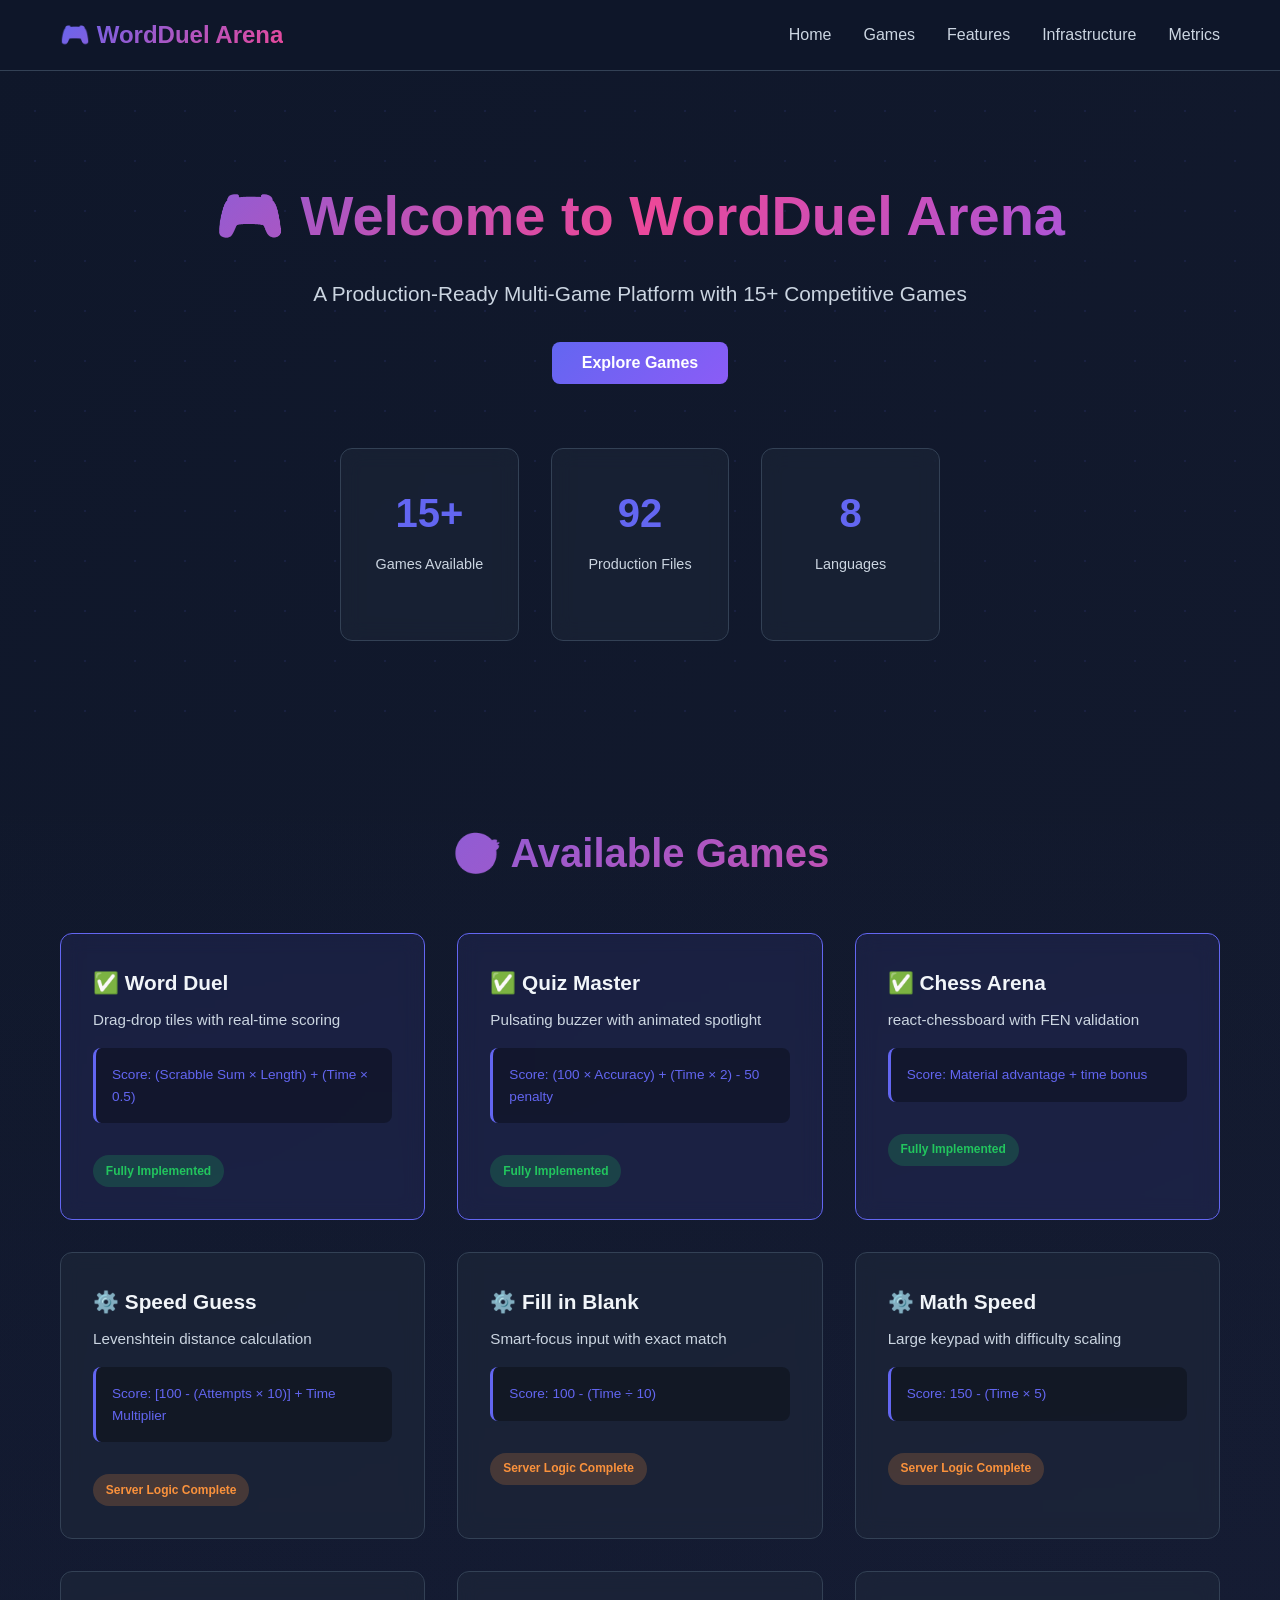
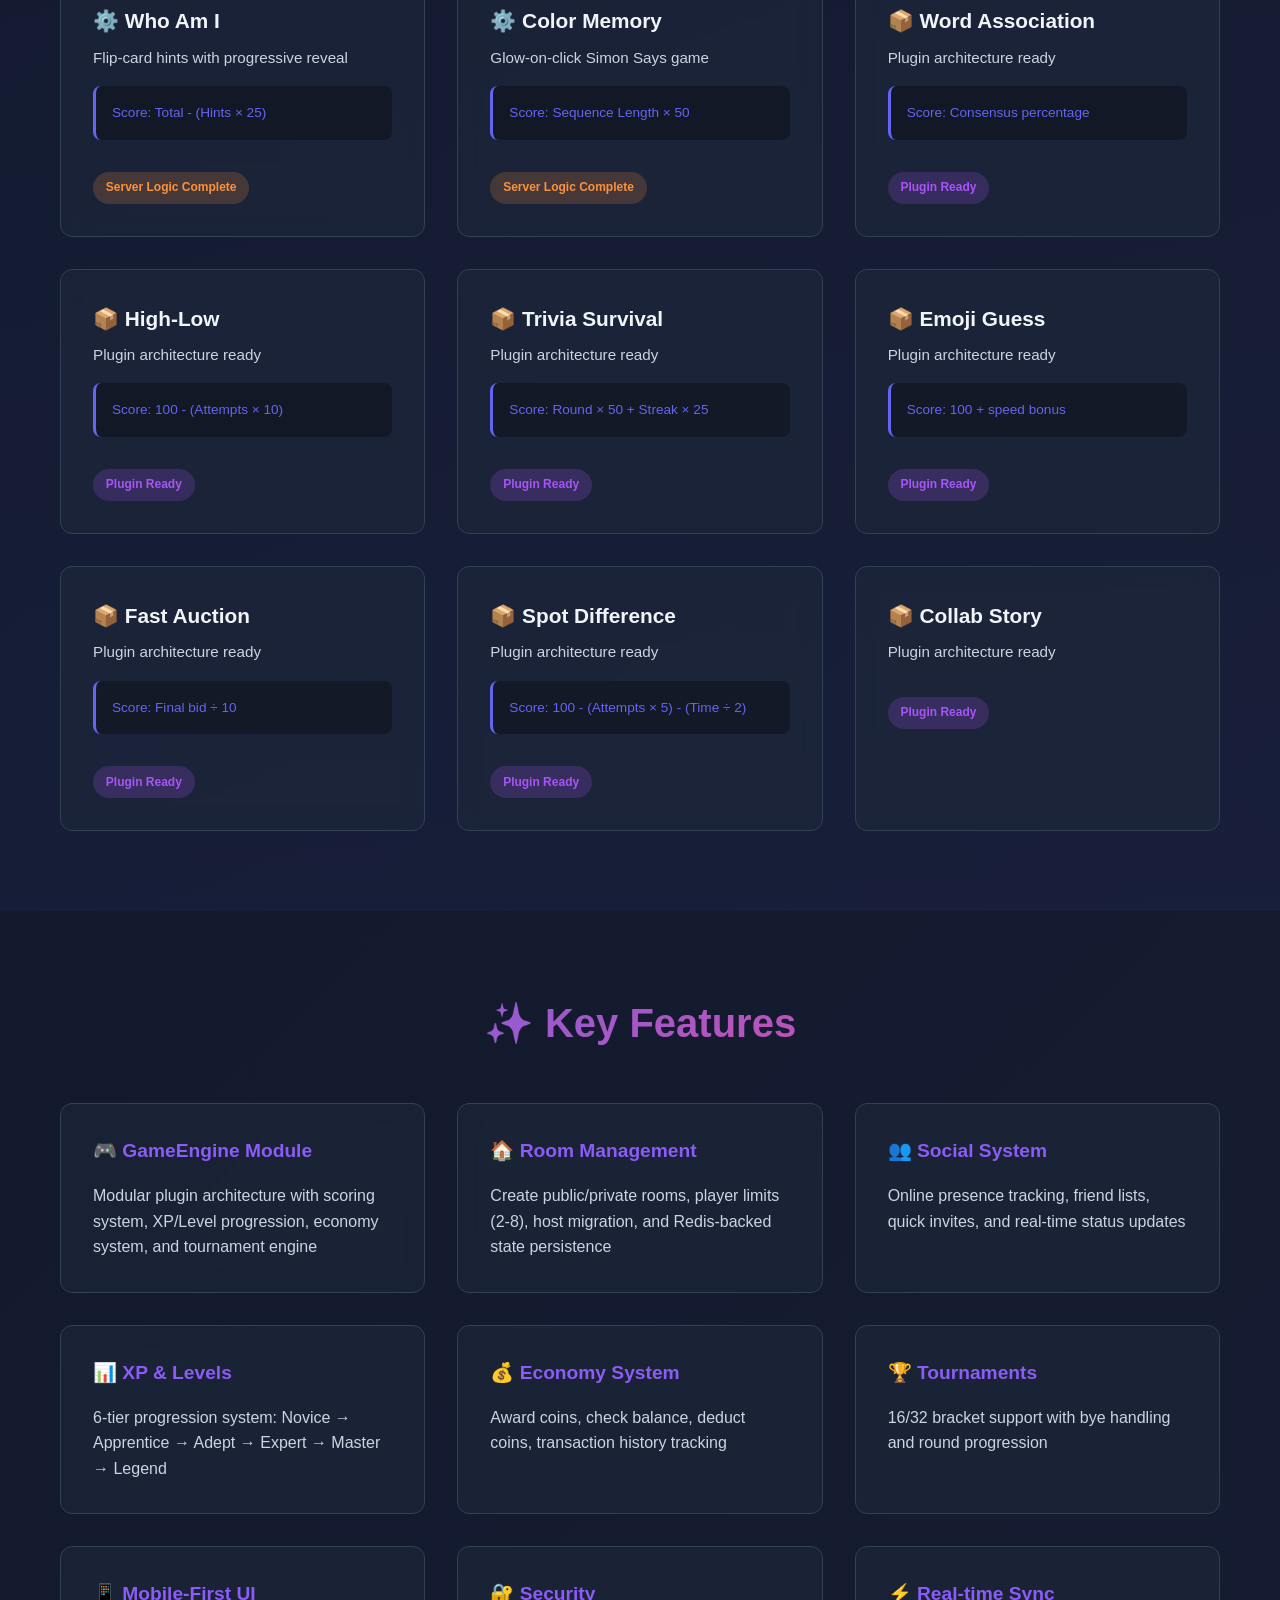
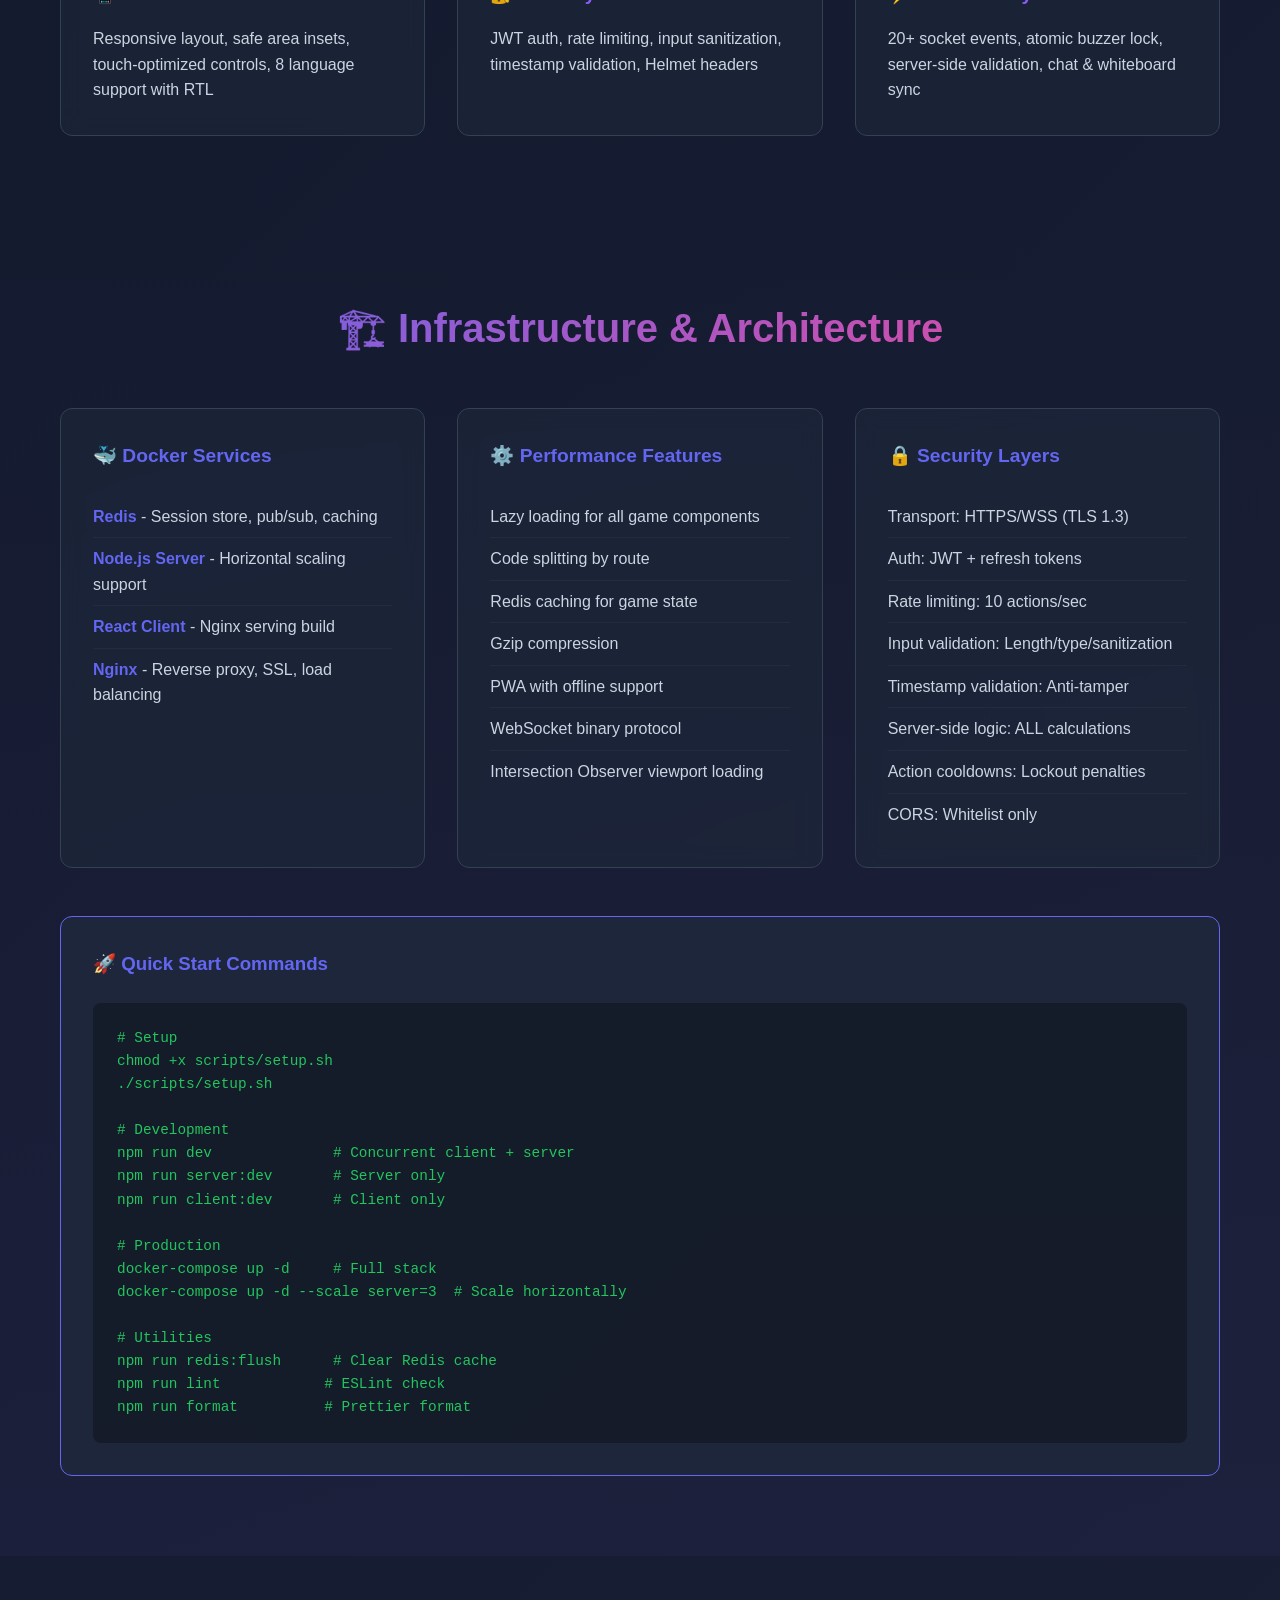
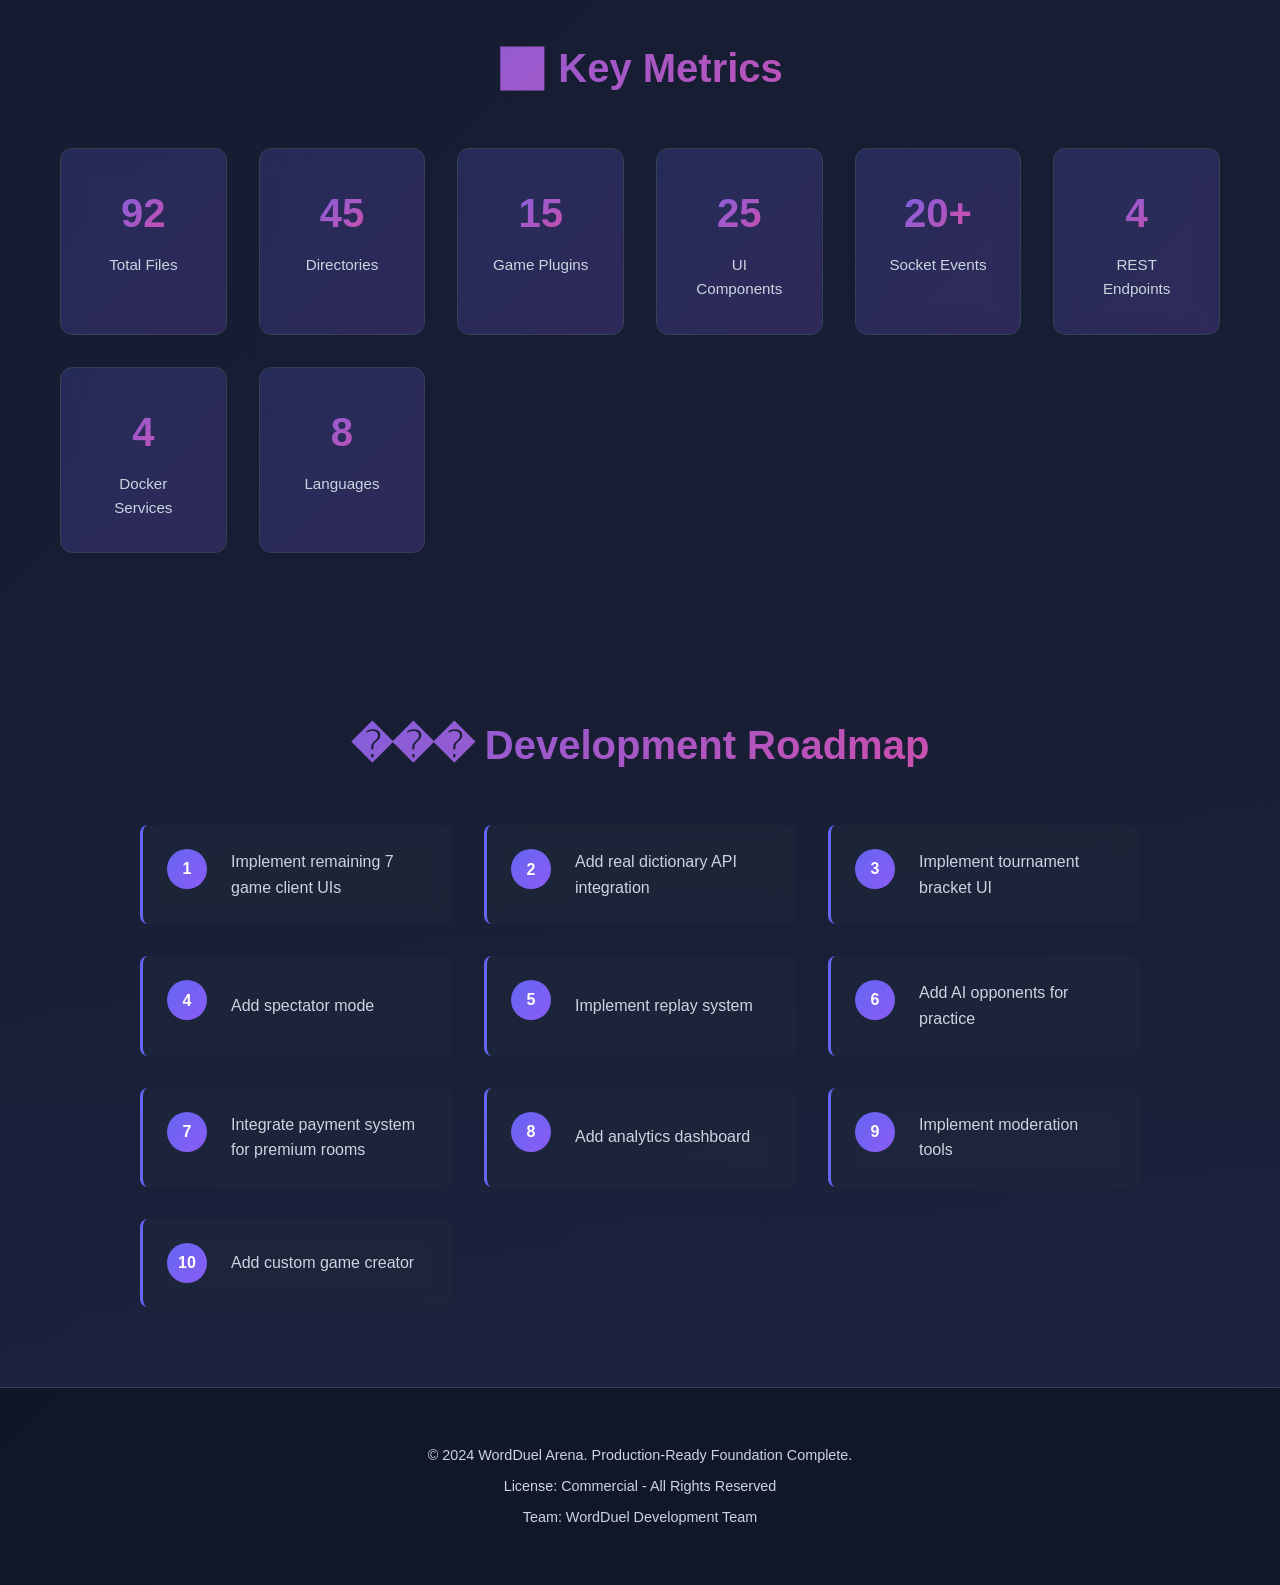
<file: index.html>
<!DOCTYPE html>
<html lang="en">
<head>
    <meta charset="UTF-8">
    <meta name="viewport" content="width=device-width, initial-scale=1.0">
    <title>WordDuel Arena - Multi-Game Platform</title>
    <link rel="stylesheet" href="styles.css">
</head>
<body>
    <!-- Navigation -->
    <nav class="navbar">
        <div class="container">
            <div class="nav-brand">🎮 WordDuel Arena</div>
            <ul class="nav-menu">
                <li><a href="#home">Home</a></li>
                <li><a href="#games">Games</a></li>
                <li><a href="#features">Features</a></li>
                <li><a href="#infrastructure">Infrastructure</a></li>
                <li><a href="#metrics">Metrics</a></li>
            </ul>
        </div>
    </nav>

    <!-- Hero Section -->
    <section id="home" class="hero">
        <div class="hero-content">
            <h1>🎮 Welcome to WordDuel Arena</h1>
            <p>A Production-Ready Multi-Game Platform with 15+ Competitive Games</p>
            <button class="btn btn-primary" onclick="scrollTo('games')">Explore Games</button>
        </div>
        <div class="hero-stats">
            <div class="stat-card">
                <h3>15+</h3>
                <p>Games Available</p>
            </div>
            <div class="stat-card">
                <h3>92</h3>
                <p>Production Files</p>
            </div>
            <div class="stat-card">
                <h3>8</h3>
                <p>Languages</p>
            </div>
        </div>
    </section>

    <!-- Games Section -->
    <section id="games" class="games">
        <div class="container">
            <h2>🎯 Available Games</h2>
            
            <div class="games-grid">
                <!-- Fully Implemented -->
                <div class="game-card featured">
                    <h3>✅ Word Duel</h3>
                    <p>Drag-drop tiles with real-time scoring</p>
                    <div class="game-score">Score: (Scrabble Sum × Length) + (Time × 0.5)</div>
                    <span class="badge complete">Fully Implemented</span>
                </div>

                <div class="game-card featured">
                    <h3>✅ Quiz Master</h3>
                    <p>Pulsating buzzer with animated spotlight</p>
                    <div class="game-score">Score: (100 × Accuracy) + (Time × 2) - 50 penalty</div>
                    <span class="badge complete">Fully Implemented</span>
                </div>

                <div class="game-card featured">
                    <h3>✅ Chess Arena</h3>
                    <p>react-chessboard with FEN validation</p>
                    <div class="game-score">Score: Material advantage + time bonus</div>
                    <span class="badge complete">Fully Implemented</span>
                </div>

                <!-- Server Logic Complete -->
                <div class="game-card">
                    <h3>⚙️ Speed Guess</h3>
                    <p>Levenshtein distance calculation</p>
                    <div class="game-score">Score: [100 - (Attempts × 10)] + Time Multiplier</div>
                    <span class="badge partial">Server Logic Complete</span>
                </div>

                <div class="game-card">
                    <h3>⚙️ Fill in Blank</h3>
                    <p>Smart-focus input with exact match</p>
                    <div class="game-score">Score: 100 - (Time ÷ 10)</div>
                    <span class="badge partial">Server Logic Complete</span>
                </div>

                <div class="game-card">
                    <h3>⚙️ Math Speed</h3>
                    <p>Large keypad with difficulty scaling</p>
                    <div class="game-score">Score: 150 - (Time × 5)</div>
                    <span class="badge partial">Server Logic Complete</span>
                </div>

                <div class="game-card">
                    <h3>⚙️ Who Am I</h3>
                    <p>Flip-card hints with progressive reveal</p>
                    <div class="game-score">Score: Total - (Hints × 25)</div>
                    <span class="badge partial">Server Logic Complete</span>
                </div>

                <div class="game-card">
                    <h3>⚙️ Color Memory</h3>
                    <p>Glow-on-click Simon Says game</p>
                    <div class="game-score">Score: Sequence Length × 50</div>
                    <span class="badge partial">Server Logic Complete</span>
                </div>

                <!-- Plugin Architecture Ready -->
                <div class="game-card stub">
                    <h3>📦 Word Association</h3>
                    <p>Plugin architecture ready</p>
                    <div class="game-score">Score: Consensus percentage</div>
                    <span class="badge plugin">Plugin Ready</span>
                </div>

                <div class="game-card stub">
                    <h3>📦 High-Low</h3>
                    <p>Plugin architecture ready</p>
                    <div class="game-score">Score: 100 - (Attempts × 10)</div>
                    <span class="badge plugin">Plugin Ready</span>
                </div>

                <div class="game-card stub">
                    <h3>📦 Trivia Survival</h3>
                    <p>Plugin architecture ready</p>
                    <div class="game-score">Score: Round × 50 + Streak × 25</div>
                    <span class="badge plugin">Plugin Ready</span>
                </div>

                <div class="game-card stub">
                    <h3>📦 Emoji Guess</h3>
                    <p>Plugin architecture ready</p>
                    <div class="game-score">Score: 100 + speed bonus</div>
                    <span class="badge plugin">Plugin Ready</span>
                </div>

                <div class="game-card stub">
                    <h3>📦 Fast Auction</h3>
                    <p>Plugin architecture ready</p>
                    <div class="game-score">Score: Final bid ÷ 10</div>
                    <span class="badge plugin">Plugin Ready</span>
                </div>

                <div class="game-card stub">
                    <h3>📦 Spot Difference</h3>
                    <p>Plugin architecture ready</p>
                    <div class="game-score">Score: 100 - (Attempts × 5) - (Time ÷ 2)</div>
                    <span class="badge plugin">Plugin Ready</span>
                </div>

                <div class="game-card stub">
                    <h3>📦 Collab Story</h3>
                    <p>Plugin architecture ready</p>
                    <span class="badge plugin">Plugin Ready</span>
                </div>
            </div>
        </div>
    </section>

    <!-- Features Section -->
    <section id="features" class="features">
        <div class="container">
            <h2>✨ Key Features</h2>
            
            <div class="features-grid">
                <div class="feature">
                    <h3>🎮 GameEngine Module</h3>
                    <p>Modular plugin architecture with scoring system, XP/Level progression, economy system, and tournament engine</p>
                </div>

                <div class="feature">
                    <h3>🏠 Room Management</h3>
                    <p>Create public/private rooms, player limits (2-8), host migration, and Redis-backed state persistence</p>
                </div>

                <div class="feature">
                    <h3>👥 Social System</h3>
                    <p>Online presence tracking, friend lists, quick invites, and real-time status updates</p>
                </div>

                <div class="feature">
                    <h3>📊 XP & Levels</h3>
                    <p>6-tier progression system: Novice → Apprentice → Adept → Expert → Master → Legend</p>
                </div>

                <div class="feature">
                    <h3>💰 Economy System</h3>
                    <p>Award coins, check balance, deduct coins, transaction history tracking</p>
                </div>

                <div class="feature">
                    <h3>🏆 Tournaments</h3>
                    <p>16/32 bracket support with bye handling and round progression</p>
                </div>

                <div class="feature">
                    <h3>📱 Mobile-First UI</h3>
                    <p>Responsive layout, safe area insets, touch-optimized controls, 8 language support with RTL</p>
                </div>

                <div class="feature">
                    <h3>🔐 Security</h3>
                    <p>JWT auth, rate limiting, input sanitization, timestamp validation, Helmet headers</p>
                </div>

                <div class="feature">
                    <h3>⚡ Real-time Sync</h3>
                    <p>20+ socket events, atomic buzzer lock, server-side validation, chat & whiteboard sync</p>
                </div>
            </div>
        </div>
    </section>

    <!-- Infrastructure Section -->
    <section id="infrastructure" class="infrastructure">
        <div class="container">
            <h2>🏗️ Infrastructure & Architecture</h2>
            
            <div class="tech-stack">
                <div class="tech-category">
                    <h3>🐳 Docker Services</h3>
                    <ul>
                        <li><strong>Redis</strong> - Session store, pub/sub, caching</li>
                        <li><strong>Node.js Server</strong> - Horizontal scaling support</li>
                        <li><strong>React Client</strong> - Nginx serving build</li>
                        <li><strong>Nginx</strong> - Reverse proxy, SSL, load balancing</li>
                    </ul>
                </div>

                <div class="tech-category">
                    <h3>⚙️ Performance Features</h3>
                    <ul>
                        <li>Lazy loading for all game components</li>
                        <li>Code splitting by route</li>
                        <li>Redis caching for game state</li>
                        <li>Gzip compression</li>
                        <li>PWA with offline support</li>
                        <li>WebSocket binary protocol</li>
                        <li>Intersection Observer viewport loading</li>
                    </ul>
                </div>

                <div class="tech-category">
                    <h3>🔒 Security Layers</h3>
                    <ul>
                        <li>Transport: HTTPS/WSS (TLS 1.3)</li>
                        <li>Auth: JWT + refresh tokens</li>
                        <li>Rate limiting: 10 actions/sec</li>
                        <li>Input validation: Length/type/sanitization</li>
                        <li>Timestamp validation: Anti-tamper</li>
                        <li>Server-side logic: ALL calculations</li>
                        <li>Action cooldowns: Lockout penalties</li>
                        <li>CORS: Whitelist only</li>
                    </ul>
                </div>
            </div>

            <div class="commands">
                <h3>🚀 Quick Start Commands</h3>
                <pre><code># Setup
chmod +x scripts/setup.sh
./scripts/setup.sh

# Development
npm run dev              # Concurrent client + server
npm run server:dev       # Server only
npm run client:dev       # Client only

# Production
docker-compose up -d     # Full stack
docker-compose up -d --scale server=3  # Scale horizontally

# Utilities
npm run redis:flush      # Clear Redis cache
npm run lint            # ESLint check
npm run format          # Prettier format</code></pre>
            </div>
        </div>
    </section>

    <!-- Metrics Section -->
    <section id="metrics" class="metrics">
        <div class="container">
            <h2>📊 Key Metrics</h2>
            
            <div class="metrics-grid">
                <div class="metric">
                    <div class="metric-number">92</div>
                    <p>Total Files</p>
                </div>
                <div class="metric">
                    <div class="metric-number">45</div>
                    <p>Directories</p>
                </div>
                <div class="metric">
                    <div class="metric-number">15</div>
                    <p>Game Plugins</p>
                </div>
                <div class="metric">
                    <div class="metric-number">25</div>
                    <p>UI Components</p>
                </div>
                <div class="metric">
                    <div class="metric-number">20+</div>
                    <p>Socket Events</p>
                </div>
                <div class="metric">
                    <div class="metric-number">4</div>
                    <p>REST Endpoints</p>
                </div>
                <div class="metric">
                    <div class="metric-number">4</div>
                    <p>Docker Services</p>
                </div>
                <div class="metric">
                    <div class="metric-number">8</div>
                    <p>Languages</p>
                </div>
            </div>
        </div>
    </section>

    <!-- Next Steps Section -->
    <section id="roadmap" class="roadmap">
        <div class="container">
            <h2>��� Development Roadmap</h2>
            
            <div class="roadmap-list">
                <div class="roadmap-item">
                    <span class="number">1</span>
                    <p>Implement remaining 7 game client UIs</p>
                </div>
                <div class="roadmap-item">
                    <span class="number">2</span>
                    <p>Add real dictionary API integration</p>
                </div>
                <div class="roadmap-item">
                    <span class="number">3</span>
                    <p>Implement tournament bracket UI</p>
                </div>
                <div class="roadmap-item">
                    <span class="number">4</span>
                    <p>Add spectator mode</p>
                </div>
                <div class="roadmap-item">
                    <span class="number">5</span>
                    <p>Implement replay system</p>
                </div>
                <div class="roadmap-item">
                    <span class="number">6</span>
                    <p>Add AI opponents for practice</p>
                </div>
                <div class="roadmap-item">
                    <span class="number">7</span>
                    <p>Integrate payment system for premium rooms</p>
                </div>
                <div class="roadmap-item">
                    <span class="number">8</span>
                    <p>Add analytics dashboard</p>
                </div>
                <div class="roadmap-item">
                    <span class="number">9</span>
                    <p>Implement moderation tools</p>
                </div>
                <div class="roadmap-item">
                    <span class="number">10</span>
                    <p>Add custom game creator</p>
                </div>
            </div>
        </div>
    </section>

    <!-- Footer -->
    <footer class="footer">
        <div class="container">
            <p>&copy; 2024 WordDuel Arena. Production-Ready Foundation Complete.</p>
            <p>License: Commercial - All Rights Reserved</p>
            <p>Team: WordDuel Development Team</p>
        </div>
    </footer>

    <script src="script.js"></script>
</body>
</html>
</file>
<file: styles.css>
* {
    margin: 0;
    padding: 0;
    box-sizing: border-box;
}

:root {
    --primary-color: #6366f1;
    --secondary-color: #8b5cf6;
    --accent-color: #ec4899;
    --dark-bg: #0f172a;
    --light-bg: #f8fafc;
    --card-bg: #1e293b;
    --text-primary: #f1f5f9;
    --text-secondary: #cbd5e1;
    --border-color: #334155;
    --shadow: 0 10px 30px rgba(0, 0, 0, 0.3);
}

html {
    scroll-behavior: smooth;
}

body {
    font-family: 'Segoe UI', Tahoma, Geneva, Verdana, sans-serif;
    background: linear-gradient(135deg, var(--dark-bg) 0%, #1a1f35 100%);
    color: var(--text-primary);
    line-height: 1.6;
}

.container {
    max-width: 1200px;
    margin: 0 auto;
    padding: 0 20px;
}

/* Navbar */
.navbar {
    background: rgba(15, 23, 42, 0.95);
    backdrop-filter: blur(10px);
    border-bottom: 1px solid var(--border-color);
    position: sticky;
    top: 0;
    z-index: 100;
    padding: 1rem 0;
}

.navbar .container {
    display: flex;
    justify-content: space-between;
    align-items: center;
}

.nav-brand {
    font-size: 1.5rem;
    font-weight: bold;
    background: linear-gradient(135deg, var(--primary-color), var(--accent-color));
    -webkit-background-clip: text;
    -webkit-text-fill-color: transparent;
    background-clip: text;
}

.nav-menu {
    display: flex;
    list-style: none;
    gap: 2rem;
}

.nav-menu a {
    color: var(--text-secondary);
    text-decoration: none;
    transition: color 0.3s ease;
}

.nav-menu a:hover {
    color: var(--primary-color);
}

/* Hero Section */
.hero {
    padding: 100px 0;
    text-align: center;
    position: relative;
    overflow: hidden;
}

.hero::before {
    content: '';
    position: absolute;
    top: -50%;
    left: -50%;
    width: 200%;
    height: 200%;
    background: radial-gradient(circle, rgba(99, 102, 241, 0.1) 1px, transparent 1px);
    background-size: 50px 50px;
    animation: moveGrid 20s linear infinite;
}

@keyframes moveGrid {
    0% { transform: translate(0, 0); }
    100% { transform: translate(50px, 50px); }
}

.hero-content {
    position: relative;
    z-index: 1;
}

.hero h1 {
    font-size: 3.5rem;
    margin-bottom: 1rem;
    background: linear-gradient(135deg, #6366f1, #ec4899, #8b5cf6);
    -webkit-background-clip: text;
    -webkit-text-fill-color: transparent;
    background-clip: text;
    animation: fadeInDown 0.8s ease;
}

.hero p {
    font-size: 1.3rem;
    color: var(--text-secondary);
    margin-bottom: 2rem;
    animation: fadeInUp 0.8s ease 0.2s backwards;
}

.btn {
    padding: 12px 30px;
    border: none;
    border-radius: 8px;
    font-size: 1rem;
    cursor: pointer;
    transition: all 0.3s ease;
    font-weight: 600;
}

.btn-primary {
    background: linear-gradient(135deg, var(--primary-color), var(--secondary-color));
    color: white;
    animation: fadeInUp 0.8s ease 0.4s backwards;
}

.btn-primary:hover {
    transform: translateY(-3px);
    box-shadow: 0 15px 35px rgba(99, 102, 241, 0.4);
}

.hero-stats {
    display: grid;
    grid-template-columns: repeat(auto-fit, minmax(150px, 1fr));
    gap: 2rem;
    margin-top: 4rem;
    max-width: 600px;
    margin-left: auto;
    margin-right: auto;
}

.stat-card {
    background: rgba(30, 41, 59, 0.5);
    border: 1px solid var(--border-color);
    border-radius: 12px;
    padding: 2rem;
    backdrop-filter: blur(10px);
    animation: fadeInUp 0.8s ease;
}

.stat-card h3 {
    font-size: 2.5rem;
    color: var(--primary-color);
    margin-bottom: 0.5rem;
}

.stat-card p {
    color: var(--text-secondary);
    font-size: 0.9rem;
}

@keyframes fadeInDown {
    from {
        opacity: 0;
        transform: translateY(-20px);
    }
    to {
        opacity: 1;
        transform: translateY(0);
    }
}

@keyframes fadeInUp {
    from {
        opacity: 0;
        transform: translateY(20px);
    }
    to {
        opacity: 1;
        transform: translateY(0);
    }
}

/* Games Section */
.games {
    padding: 80px 0;
    background: linear-gradient(180deg, transparent, rgba(99, 102, 241, 0.05));
}

.games h2,
.features h2,
.infrastructure h2,
.metrics h2,
.roadmap h2 {
    font-size: 2.5rem;
    margin-bottom: 3rem;
    text-align: center;
    background: linear-gradient(135deg, var(--primary-color), var(--accent-color));
    -webkit-background-clip: text;
    -webkit-text-fill-color: transparent;
    background-clip: text;
}

.games-grid {
    display: grid;
    grid-template-columns: repeat(auto-fill, minmax(280px, 1fr));
    gap: 2rem;
}

.game-card {
    background: rgba(30, 41, 59, 0.6);
    border: 1px solid var(--border-color);
    border-radius: 12px;
    padding: 2rem;
    transition: all 0.3s ease;
    backdrop-filter: blur(10px);
    position: relative;
    overflow: hidden;
}

.game-card::before {
    content: '';
    position: absolute;
    top: 0;
    left: -100%;
    width: 100%;
    height: 100%;
    background: linear-gradient(90deg, transparent, rgba(255, 255, 255, 0.1), transparent);
    transition: left 0.5s ease;
}

.game-card:hover {
    border-color: var(--primary-color);
    transform: translateY(-10px);
    box-shadow: 0 20px 40px rgba(99, 102, 241, 0.2);
}

.game-card:hover::before {
    left: 100%;
}

.game-card.featured {
    border-color: var(--primary-color);
    background: rgba(99, 102, 241, 0.1);
}

.game-card h3 {
    font-size: 1.3rem;
    margin-bottom: 0.5rem;
    color: var(--text-primary);
}

.game-card p {
    color: var(--text-secondary);
    margin-bottom: 1rem;
    font-size: 0.95rem;
}

.game-score {
    background: rgba(0, 0, 0, 0.3);
    padding: 1rem;
    border-radius: 8px;
    margin: 1rem 0;
    font-size: 0.85rem;
    color: var(--primary-color);
    border-left: 3px solid var(--primary-color);
}

.badge {
    display: inline-block;
    padding: 0.4rem 0.8rem;
    border-radius: 20px;
    font-size: 0.75rem;
    font-weight: 600;
    margin-top: 1rem;
}

.badge.complete {
    background: rgba(34, 197, 94, 0.2);
    color: #22c55e;
}

.badge.partial {
    background: rgba(251, 146, 60, 0.2);
    color: #fb923c;
}

.badge.plugin {
    background: rgba(168, 85, 247, 0.2);
    color: #a855f7;
}

/* Features Section */
.features {
    padding: 80px 0;
}

.features-grid {
    display: grid;
    grid-template-columns: repeat(auto-fit, minmax(280px, 1fr));
    gap: 2rem;
}

.feature {
    background: rgba(30, 41, 59, 0.6);
    border: 1px solid var(--border-color);
    border-radius: 12px;
    padding: 2rem;
    backdrop-filter: blur(10px);
    transition: all 0.3s ease;
}

.feature:hover {
    border-color: var(--secondary-color);
    transform: translateY(-5px);
    box-shadow: 0 15px 35px rgba(139, 92, 246, 0.2);
}

.feature h3 {
    color: var(--secondary-color);
    margin-bottom: 1rem;
    font-size: 1.2rem;
}

.feature p {
    color: var(--text-secondary);
}

/* Infrastructure Section */
.infrastructure {
    padding: 80px 0;
    background: linear-gradient(180deg, transparent, rgba(139, 92, 246, 0.05));
}

.tech-stack {
    display: grid;
    grid-template-columns: repeat(auto-fit, minmax(300px, 1fr));
    gap: 2rem;
    margin-bottom: 3rem;
}

.tech-category {
    background: rgba(30, 41, 59, 0.6);
    border: 1px solid var(--border-color);
    border-radius: 12px;
    padding: 2rem;
    backdrop-filter: blur(10px);
}

.tech-category h3 {
    color: var(--primary-color);
    margin-bottom: 1.5rem;
    font-size: 1.2rem;
}

.tech-category ul {
    list-style: none;
}

.tech-category li {
    padding: 0.5rem 0;
    color: var(--text-secondary);
    border-bottom: 1px solid rgba(52, 65, 84, 0.3);
}

.tech-category li:last-child {
    border-bottom: none;
}

.tech-category strong {
    color: var(--primary-color);
}

.commands {
    background: rgba(30, 41, 59, 0.8);
    border: 1px solid var(--primary-color);
    border-radius: 12px;
    padding: 2rem;
    overflow-x: auto;
}

.commands h3 {
    color: var(--primary-color);
    margin-bottom: 1.5rem;
}

.commands pre {
    background: rgba(0, 0, 0, 0.3);
    padding: 1.5rem;
    border-radius: 8px;
    overflow-x: auto;
}

.commands code {
    color: #22c55e;
    font-family: 'Courier New', monospace;
    font-size: 0.9rem;
    line-height: 1.6;
}

/* Metrics Section */
.metrics {
    padding: 80px 0;
}

.metrics-grid {
    display: grid;
    grid-template-columns: repeat(auto-fit, minmax(140px, 1fr));
    gap: 2rem;
}

.metric {
    background: linear-gradient(135deg, rgba(99, 102, 241, 0.2), rgba(139, 92, 246, 0.2));
    border: 1px solid var(--border-color);
    border-radius: 12px;
    padding: 2rem;
    text-align: center;
    transition: all 0.3s ease;
    backdrop-filter: blur(10px);
}

.metric:hover {
    border-color: var(--primary-color);
    transform: translateY(-5px);
    box-shadow: 0 15px 35px rgba(99, 102, 241, 0.2);
}

.metric-number {
    font-size: 2.5rem;
    font-weight: bold;
    background: linear-gradient(135deg, var(--primary-color), var(--accent-color));
    -webkit-background-clip: text;
    -webkit-text-fill-color: transparent;
    background-clip: text;
    margin-bottom: 0.5rem;
}

.metric p {
    color: var(--text-secondary);
    font-size: 0.95rem;
}

/* Roadmap Section */
.roadmap {
    padding: 80px 0;
    background: linear-gradient(180deg, transparent, rgba(99, 102, 241, 0.05));
}

.roadmap-list {
    display: grid;
    grid-template-columns: repeat(auto-fit, minmax(250px, 1fr));
    gap: 2rem;
    max-width: 1000px;
    margin: 0 auto;
}

.roadmap-item {
    display: flex;
    gap: 1.5rem;
    padding: 1.5rem;
    background: rgba(30, 41, 59, 0.6);
    border-left: 3px solid var(--primary-color);
    border-radius: 8px;
    backdrop-filter: blur(10px);
    transition: all 0.3s ease;
}

.roadmap-item:hover {
    transform: translateX(5px);
    border-left-color: var(--accent-color);
}

.number {
    min-width: 40px;
    width: 40px;
    height: 40px;
    background: linear-gradient(135deg, var(--primary-color), var(--secondary-color));
    border-radius: 50%;
    display: flex;
    align-items: center;
    justify-content: center;
    font-weight: bold;
    color: white;
    flex-shrink: 0;
}

.roadmap-item p {
    color: var(--text-secondary);
    align-self: center;
}

/* Footer */
.footer {
    background: rgba(15, 23, 42, 0.95);
    border-top: 1px solid var(--border-color);
    padding: 3rem 0;
    text-align: center;
    color: var(--text-secondary);
    font-size: 0.9rem;
}

.footer p {
    margin: 0.5rem 0;
}

/* Responsive */
@media (max-width: 768px) {
    .hero h1 {
        font-size: 2.2rem;
    }

    .hero p {
        font-size: 1.1rem;
    }

    .nav-menu {
        gap: 1rem;
        font-size: 0.9rem;
    }

    .games-grid,
    .features-grid,
    .metrics-grid {
        grid-template-columns: 1fr;
    }

    .hero-stats {
        grid-template-columns: repeat(2, 1fr);
    }

    .games h2,
    .features h2,
    .infrastructure h2,
    .metrics h2,
    .roadmap h2 {
        font-size: 1.8rem;
    }

    .stat-card h3 {
        font-size: 2rem;
    }
}

/* Scroll to top button */
::-webkit-scrollbar {
    width: 10px;
}

::-webkit-scrollbar-track {
    background: var(--dark-bg);
}

::-webkit-scrollbar-thumb {
    background: var(--primary-color);
    border-radius: 5px;
}

::-webkit-scrollbar-thumb:hover {
    background: var(--secondary-color);
}
</file>
